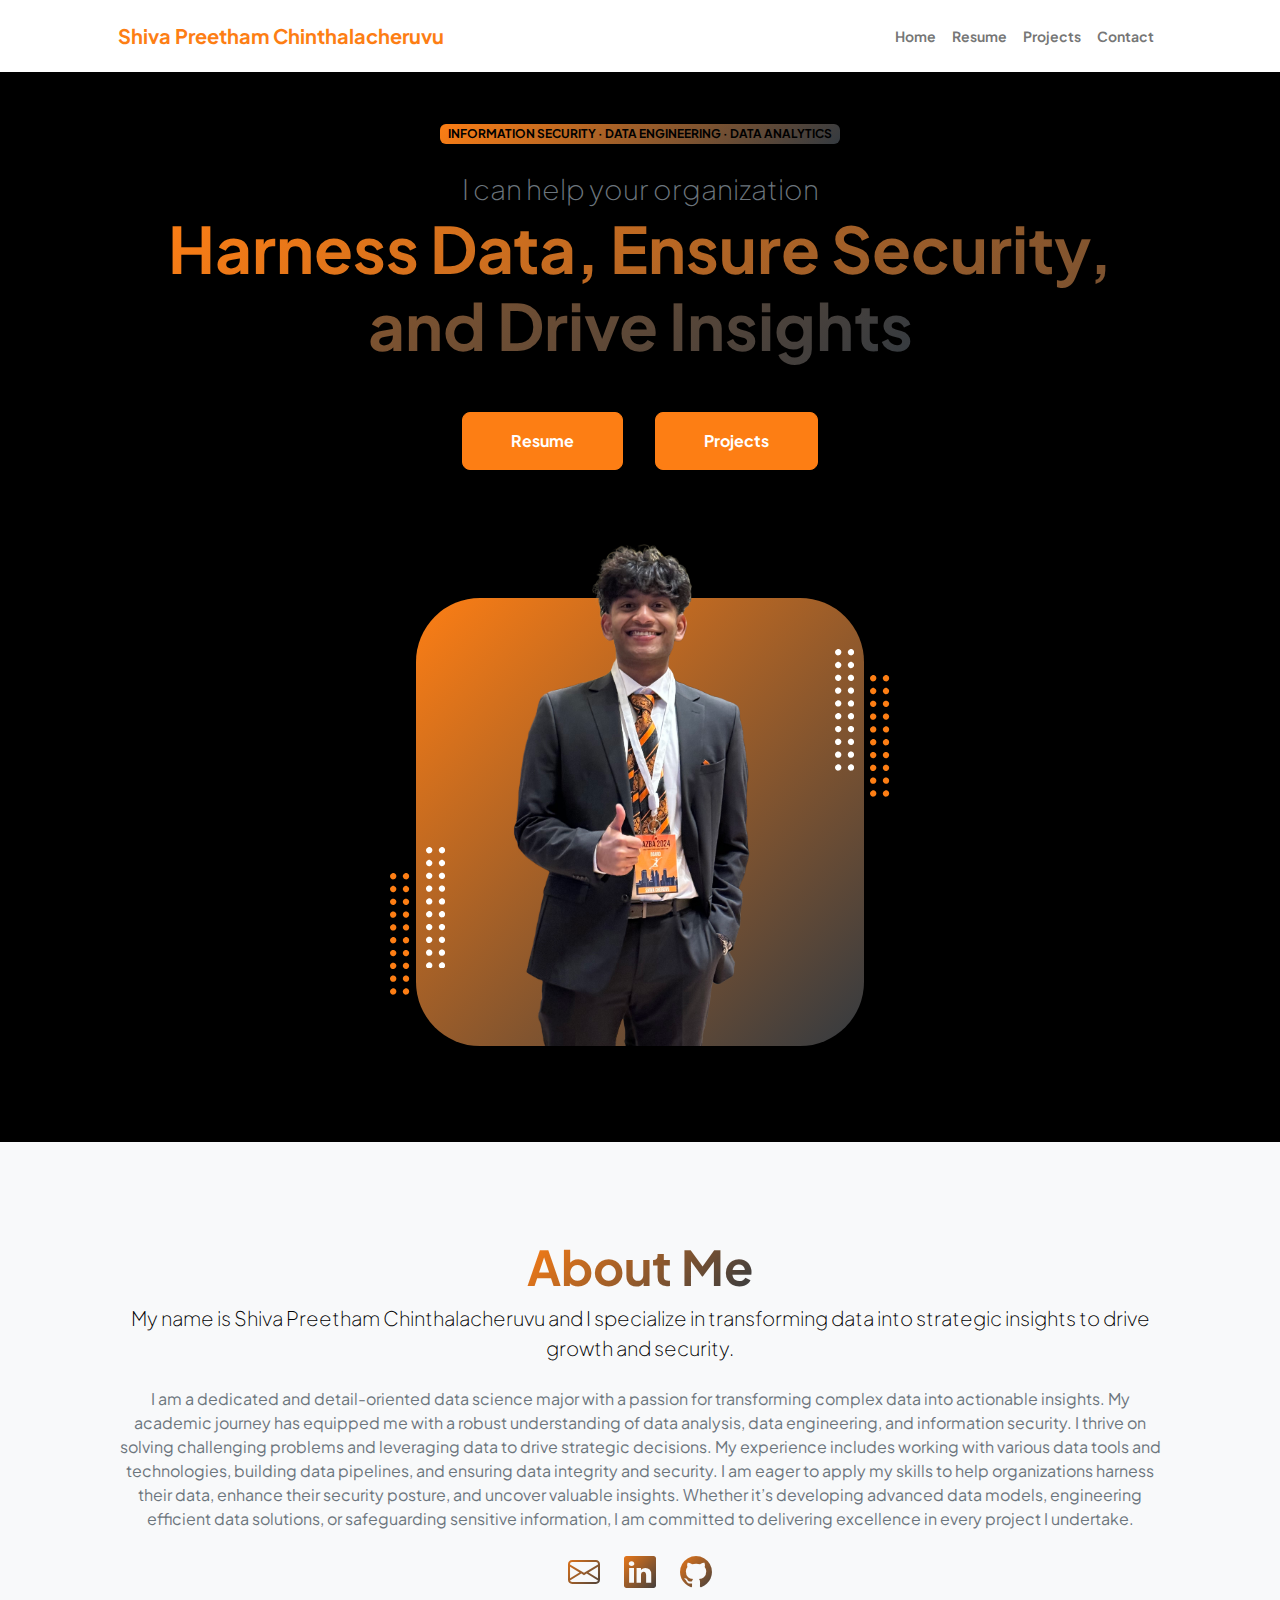
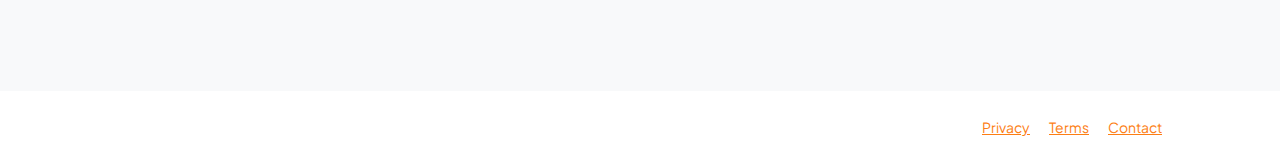
<file: index.html>
<!DOCTYPE html>
<html lang="en">
    <head>
        <meta charset="utf-8" />
        <meta name="viewport" content="width=device-width, initial-scale=1, shrink-to-fit=no" />
        <meta name="description" content="" />
        <meta name="author" content="" />
        <title>Personal - Shiva Preetham Chinthalacheruvu's Portfolio</title>
        <!-- Favicon-->
        <link rel="icon" type="image/x-icon" href="assets/favicon.ico" />
        <!-- Custom Google font-->
        <link rel="preconnect" href="https://fonts.googleapis.com" />
        <link rel="preconnect" href="https://fonts.gstatic.com" crossorigin />
        <link href="https://fonts.googleapis.com/css2?family=Plus+Jakarta+Sans:wght@100;200;300;400;500;600;700;800;900&amp;display=swap" rel="stylesheet" />
        <!-- Bootstrap icons-->
        <link href="https://cdn.jsdelivr.net/npm/bootstrap-icons@1.8.1/font/bootstrap-icons.css" rel="stylesheet" />
        <!-- Core theme CSS (includes Bootstrap)-->
        <link href="css/styles.css" rel="stylesheet" />
    </head>
    <body class="d-flex flex-column h-100">
        <main class="flex-shrink-0">
            <!-- Navigation-->
            <nav class="navbar navbar-expand-lg navbar-light bg-white py-3">
                <div class="container px-5">
                    <a class="navbar-brand" href="index.html"><span class="fw-bolder text-primary">Shiva Preetham Chinthalacheruvu</span></a>
                    <button class="navbar-toggler" type="button" data-bs-toggle="collapse" data-bs-target="#navbarSupportedContent" aria-controls="navbarSupportedContent" aria-expanded="false" aria-label="Toggle navigation"><span class="navbar-toggler-icon"></span></button>
                    <div class="collapse navbar-collapse" id="navbarSupportedContent">
                        <ul class="navbar-nav ms-auto mb-2 mb-lg-0 small fw-bolder">
                            <li class="nav-item"><a class="nav-link" href="index.html">Home</a></li>
                            <li class="nav-item"><a class="nav-link" href="resume.html">Resume</a></li>
                            <li class="nav-item"><a class="nav-link" href="projects.html">Projects</a></li>
                            <li class="nav-item"><a class="nav-link" href="contact.html">Contact</a></li>
                        </ul>
                    </div>
                </div>
            </nav>
            <!-- Header-->
            <header class="py-5">
                <div class="container px-5 pb-5">
                    <div class="row gx-5 align-items-center">
                        <div class="col-xxl-5">
                            <!-- Header text content-->
                            <div class="text-center text-xxl-start">
                                <div class="badge bg-gradient-primary-to-secondary text-dark mb-4"><div class="text-uppercase">Information Security &middot; Data Engineering &middot; Data Analytics</div></div>
                                <div class="fs-3 fw-light text-muted">I can help your organization</div>
                                <h1 class="display-3 fw-bolder mb-5"><span class="text-gradient d-inline">Harness Data, Ensure Security, and Drive Insights</span></h1>
                                <div class="d-grid gap-3 d-sm-flex justify-content-sm-center justify-content-xxl-start mb-3">
                                    <a class="btn btn-primary btn-lg px-5 py-3 me-sm-3 fs-6 fw-bolder" href="resume.html">Resume</a>
                                    <a class="btn btn-primary btn-lg px-5 py-3 fs-6 fw-bolder" href="projects.html">Projects</a>
                                </div>
                            </div>
                        </div>
                        <div class="col-xxl-7">
                            <!-- Header profile picture-->
                            <div class="d-flex justify-content-center mt-5 mt-xxl-0">
                                <div class="profile bg-gradient-primary-to-secondary">
                                    <!-- TIP: For best results, use a photo with a transparent background like the demo example below-->
                                    <!-- Watch a tutorial on how to do this on YouTube (link)-->
                                    <img class="profile-img" src="assets/file.png" alt="..." />
                                    <div class="dots-1">
                                        <!-- SVG Dots-->
                                        <svg version="1.1" xmlns="http://www.w3.org/2000/svg" xmlns:xlink="http://www.w3.org/1999/xlink" x="0px" y="0px" viewBox="0 0 191.6 1215.4" style="enable-background: new 0 0 191.6 1215.4" xml:space="preserve">
                                            <g transform="translate(0.000000,1280.000000) scale(0.100000,-0.100000)">
                                                <path d="M227.7,12788.6c-105-35-200-141-222-248c-43-206,163-412,369-369c155,32,275,190,260,339c-11,105-90,213-190,262        C383.7,12801.6,289.7,12808.6,227.7,12788.6z"></path>
                                                <path d="M1507.7,12788.6c-151-50-253-216-222-362c25-119,136-230,254-255c194-41,395,142,375,339c-11,105-90,213-190,262        C1663.7,12801.6,1569.7,12808.6,1507.7,12788.6z"></path>
                                                <path d="M227.7,11508.6c-105-35-200-141-222-248c-43-206,163-412,369-369c155,32,275,190,260,339c-11,105-90,213-190,262        C383.7,11521.6,289.7,11528.6,227.7,11508.6z"></path>
                                                <path d="M1507.7,11508.6c-151-50-253-216-222-362c25-119,136-230,254-255c194-41,395,142,375,339c-11,105-90,213-190,262        C1663.7,11521.6,1569.7,11528.6,1507.7,11508.6z"></path>
                                                <path d="M227.7,10228.6c-105-35-200-141-222-248c-43-206,163-412,369-369c155,32,275,190,260,339c-11,105-90,213-190,262        C383.7,10241.6,289.7,10248.6,227.7,10228.6z"></path>
                                                <path d="M1507.7,10228.6c-105-35-200-141-222-248c-43-206,163-412,369-369c155,32,275,190,260,339c-11,105-90,213-190,262        C1663.7,10241.6,1569.7,10248.6,1507.7,10228.6z"></path>
                                                <path d="M227.7,8948.6c-105-35-200-141-222-248c-43-206,163-412,369-369c155,32,275,190,260,339c-11,105-90,213-190,262        C383.7,8961.6,289.7,8968.6,227.7,8948.6z"></path>
                                                <path d="M1507.7,8948.6c-105-35-200-141-222-248c-43-206,163-412,369-369c155,32,275,190,260,339c-11,105-90,213-190,262        C1663.7,8961.6,1569.7,8968.6,1507.7,8948.6z"></path>
                                                <path d="M227.7,7668.6c-105-35-200-141-222-248c-43-206,163-412,369-369c155,32,275,190,260,339c-11,105-90,213-190,262        C383.7,7681.6,289.7,7688.6,227.7,7668.6z"></path>
                                                <path d="M1507.7,7668.6c-105-35-200-141-222-248c-43-206,163-412,369-369c155,32,275,190,260,339c-11,105-90,213-190,262        C1663.7,7681.6,1569.7,7688.6,1507.7,7668.6z"></path>
                                                <path d="M227.7,6388.6c-105-35-200-141-222-248c-43-206,163-412,369-369c155,32,275,190,260,339c-11,105-90,213-190,262        C383.7,6401.6,289.7,6408.6,227.7,6388.6z"></path>
                                                <path d="M1507.7,6388.6c-105-35-200-141-222-248c-43-206,163-412,369-369c155,32,275,190,260,339c-11,105-90,213-190,262        C1663.7,6401.6,1569.7,6408.6,1507.7,6388.6z"></path>
                                                <path d="M227.7,5108.6c-105-35-200-141-222-248c-43-206,163-412,369-369c155,32,275,190,260,339c-11,105-90,213-190,262        C383.7,5121.6,289.7,5128.6,227.7,5108.6z"></path>
                                                <path d="M1507.7,5108.6c-105-35-200-141-222-248c-43-206,163-412,369-369c155,32,275,190,260,339c-11,105-90,213-190,262        C1663.7,5121.6,1569.7,5128.6,1507.7,5108.6z"></path>
                                                <path d="M227.7,3828.6c-105-35-200-141-222-248c-43-206,163-412,369-369c155,32,275,190,260,339c-11,105-90,213-190,262        C383.7,3841.6,289.7,3848.6,227.7,3828.6z"></path>
                                                <path d="M1507.7,3828.6c-105-35-200-141-222-248c-43-206,163-412,369-369c155,32,275,190,260,339c-11,105-90,213-190,262        C1663.7,3841.6,1569.7,3848.6,1507.7,3828.6z"></path>
                                                <path d="M227.7,2548.6c-105-35-200-141-222-248c-43-206,163-412,369-369c155,32,275,190,260,339c-11,105-90,213-190,262        C383.7,2561.6,289.7,2568.6,227.7,2548.6z"></path>
                                                <path d="M1507.7,2548.6c-105-35-200-141-222-248c-43-206,163-412,369-369c155,32,275,190,260,339c-11,105-90,213-190,262        C1663.7,2561.6,1569.7,2568.6,1507.7,2548.6z"></path>
                                                <path d="M227.7,1268.6c-105-35-200-141-222-248c-43-206,163-412,369-369c155,32,275,190,260,339c-11,105-90,213-190,262        C383.7,1281.6,289.7,1288.6,227.7,1268.6z"></path>
                                                <path d="M1507.7,1268.6c-105-35-200-141-222-248c-43-206,163-412,369-369c155,32,275,190,260,339c-11,105-90,213-190,262        C1663.7,1281.6,1569.7,1288.6,1507.7,1268.6z"></path>
                                            </g>
                                        </svg>
                                        <!-- END of SVG dots-->
                                    </div>
                                    <div class="dots-2">
                                        <!-- SVG Dots-->
                                        <svg version="1.1" xmlns="http://www.w3.org/2000/svg" xmlns:xlink="http://www.w3.org/1999/xlink" x="0px" y="0px" viewBox="0 0 191.6 1215.4" style="enable-background: new 0 0 191.6 1215.4" xml:space="preserve">
                                            <g transform="translate(0.000000,1280.000000) scale(0.100000,-0.100000)">
                                                <path d="M227.7,12788.6c-105-35-200-141-222-248c-43-206,163-412,369-369c155,32,275,190,260,339c-11,105-90,213-190,262        C383.7,12801.6,289.7,12808.6,227.7,12788.6z"></path>
                                                <path d="M1507.7,12788.6c-151-50-253-216-222-362c25-119,136-230,254-255c194-41,395,142,375,339c-11,105-90,213-190,262        C1663.7,12801.6,1569.7,12808.6,1507.7,12788.6z"></path>
                                                <path d="M227.7,11508.6c-105-35-200-141-222-248c-43-206,163-412,369-369c155,32,275,190,260,339c-11,105-90,213-190,262        C383.7,11521.6,289.7,11528.6,227.7,11508.6z"></path>
                                                <path d="M1507.7,11508.6c-151-50-253-216-222-362c25-119,136-230,254-255c194-41,395,142,375,339c-11,105-90,213-190,262        C1663.7,11521.6,1569.7,11528.6,1507.7,11508.6z"></path>
                                                <path d="M227.7,10228.6c-105-35-200-141-222-248c-43-206,163-412,369-369c155,32,275,190,260,339c-11,105-90,213-190,262        C383.7,10241.6,289.7,10248.6,227.7,10228.6z"></path>
                                                <path d="M1507.7,10228.6c-105-35-200-141-222-248c-43-206,163-412,369-369c155,32,275,190,260,339c-11,105-90,213-190,262        C1663.7,10241.6,1569.7,10248.6,1507.7,10228.6z"></path>
                                                <path d="M227.7,8948.6c-105-35-200-141-222-248c-43-206,163-412,369-369c155,32,275,190,260,339c-11,105-90,213-190,262        C383.7,8961.6,289.7,8968.6,227.7,8948.6z"></path>
                                                <path d="M1507.7,8948.6c-105-35-200-141-222-248c-43-206,163-412,369-369c155,32,275,190,260,339c-11,105-90,213-190,262        C1663.7,8961.6,1569.7,8968.6,1507.7,8948.6z"></path>
                                                <path d="M227.7,7668.6c-105-35-200-141-222-248c-43-206,163-412,369-369c155,32,275,190,260,339c-11,105-90,213-190,262        C383.7,7681.6,289.7,7688.6,227.7,7668.6z"></path>
                                                <path d="M1507.7,7668.6c-105-35-200-141-222-248c-43-206,163-412,369-369c155,32,275,190,260,339c-11,105-90,213-190,262        C1663.7,7681.6,1569.7,7688.6,1507.7,7668.6z"></path>
                                                <path d="M227.7,6388.6c-105-35-200-141-222-248c-43-206,163-412,369-369c155,32,275,190,260,339c-11,105-90,213-190,262        C383.7,6401.6,289.7,6408.6,227.7,6388.6z"></path>
                                                <path d="M1507.7,6388.6c-105-35-200-141-222-248c-43-206,163-412,369-369c155,32,275,190,260,339c-11,105-90,213-190,262        C1663.7,6401.6,1569.7,6408.6,1507.7,6388.6z"></path>
                                                <path d="M227.7,5108.6c-105-35-200-141-222-248c-43-206,163-412,369-369c155,32,275,190,260,339c-11,105-90,213-190,262        C383.7,5121.6,289.7,5128.6,227.7,5108.6z"></path>
                                                <path d="M1507.7,5108.6c-105-35-200-141-222-248c-43-206,163-412,369-369c155,32,275,190,260,339c-11,105-90,213-190,262        C1663.7,5121.6,1569.7,5128.6,1507.7,5108.6z"></path>
                                                <path d="M227.7,3828.6c-105-35-200-141-222-248c-43-206,163-412,369-369c155,32,275,190,260,339c-11,105-90,213-190,262        C383.7,3841.6,289.7,3848.6,227.7,3828.6z"></path>
                                                <path d="M1507.7,3828.6c-105-35-200-141-222-248c-43-206,163-412,369-369c155,32,275,190,260,339c-11,105-90,213-190,262        C1663.7,3841.6,1569.7,3848.6,1507.7,3828.6z"></path>
                                                <path d="M227.7,2548.6c-105-35-200-141-222-248c-43-206,163-412,369-369c155,32,275,190,260,339c-11,105-90,213-190,262        C383.7,2561.6,289.7,2568.6,227.7,2548.6z"></path>
                                                <path d="M1507.7,2548.6c-105-35-200-141-222-248c-43-206,163-412,369-369c155,32,275,190,260,339c-11,105-90,213-190,262        C1663.7,2561.6,1569.7,2568.6,1507.7,2548.6z"></path>
                                                <path d="M227.7,1268.6c-105-35-200-141-222-248c-43-206,163-412,369-369c155,32,275,190,260,339c-11,105-90,213-190,262        C383.7,1281.6,289.7,1288.6,227.7,1268.6z"></path>
                                                <path d="M1507.7,1268.6c-105-35-200-141-222-248c-43-206,163-412,369-369c155,32,275,190,260,339c-11,105-90,213-190,262        C1663.7,1281.6,1569.7,1288.6,1507.7,1268.6z"></path>
                                            </g>
                                        </svg>
                                        <!-- END of SVG dots-->
                                    </div>
                                    <div class="dots-3">
                                        <!-- SVG Dots-->
                                        <svg version="1.1" xmlns="http://www.w3.org/2000/svg" xmlns:xlink="http://www.w3.org/1999/xlink" x="0px" y="0px" viewBox="0 0 191.6 1215.4" style="enable-background: new 0 0 191.6 1215.4" xml:space="preserve">
                                            <g transform="translate(0.000000,1280.000000) scale(0.100000,-0.100000)">
                                                <path d="M227.7,12788.6c-105-35-200-141-222-248c-43-206,163-412,369-369c155,32,275,190,260,339c-11,105-90,213-190,262        C383.7,12801.6,289.7,12808.6,227.7,12788.6z"></path>
                                                <path d="M1507.7,12788.6c-151-50-253-216-222-362c25-119,136-230,254-255c194-41,395,142,375,339c-11,105-90,213-190,262        C1663.7,12801.6,1569.7,12808.6,1507.7,12788.6z"></path>
                                                <path d="M227.7,11508.6c-105-35-200-141-222-248c-43-206,163-412,369-369c155,32,275,190,260,339c-11,105-90,213-190,262        C383.7,11521.6,289.7,11528.6,227.7,11508.6z"></path>
                                                <path d="M1507.7,11508.6c-151-50-253-216-222-362c25-119,136-230,254-255c194-41,395,142,375,339c-11,105-90,213-190,262        C1663.7,11521.6,1569.7,11528.6,1507.7,11508.6z"></path>
                                                <path d="M227.7,10228.6c-105-35-200-141-222-248c-43-206,163-412,369-369c155,32,275,190,260,339c-11,105-90,213-190,262        C383.7,10241.6,289.7,10248.6,227.7,10228.6z"></path>
                                                <path d="M1507.7,10228.6c-105-35-200-141-222-248c-43-206,163-412,369-369c155,32,275,190,260,339c-11,105-90,213-190,262        C1663.7,10241.6,1569.7,10248.6,1507.7,10228.6z"></path>
                                                <path d="M227.7,8948.6c-105-35-200-141-222-248c-43-206,163-412,369-369c155,32,275,190,260,339c-11,105-90,213-190,262        C383.7,8961.6,289.7,8968.6,227.7,8948.6z"></path>
                                                <path d="M1507.7,8948.6c-105-35-200-141-222-248c-43-206,163-412,369-369c155,32,275,190,260,339c-11,105-90,213-190,262        C1663.7,8961.6,1569.7,8968.6,1507.7,8948.6z"></path>
                                                <path d="M227.7,7668.6c-105-35-200-141-222-248c-43-206,163-412,369-369c155,32,275,190,260,339c-11,105-90,213-190,262        C383.7,7681.6,289.7,7688.6,227.7,7668.6z"></path>
                                                <path d="M1507.7,7668.6c-105-35-200-141-222-248c-43-206,163-412,369-369c155,32,275,190,260,339c-11,105-90,213-190,262        C1663.7,7681.6,1569.7,7688.6,1507.7,7668.6z"></path>
                                                <path d="M227.7,6388.6c-105-35-200-141-222-248c-43-206,163-412,369-369c155,32,275,190,260,339c-11,105-90,213-190,262        C383.7,6401.6,289.7,6408.6,227.7,6388.6z"></path>
                                                <path d="M1507.7,6388.6c-105-35-200-141-222-248c-43-206,163-412,369-369c155,32,275,190,260,339c-11,105-90,213-190,262        C1663.7,6401.6,1569.7,6408.6,1507.7,6388.6z"></path>
                                                <path d="M227.7,5108.6c-105-35-200-141-222-248c-43-206,163-412,369-369c155,32,275,190,260,339c-11,105-90,213-190,262        C383.7,5121.6,289.7,5128.6,227.7,5108.6z"></path>
                                                <path d="M1507.7,5108.6c-105-35-200-141-222-248c-43-206,163-412,369-369c155,32,275,190,260,339c-11,105-90,213-190,262        C1663.7,5121.6,1569.7,5128.6,1507.7,5108.6z"></path>
                                                <path d="M227.7,3828.6c-105-35-200-141-222-248c-43-206,163-412,369-369c155,32,275,190,260,339c-11,105-90,213-190,262        C383.7,3841.6,289.7,3848.6,227.7,3828.6z"></path>
                                                <path d="M1507.7,3828.6c-105-35-200-141-222-248c-43-206,163-412,369-369c155,32,275,190,260,339c-11,105-90,213-190,262        C1663.7,3841.6,1569.7,3848.6,1507.7,3828.6z"></path>
                                                <path d="M227.7,2548.6c-105-35-200-141-222-248c-43-206,163-412,369-369c155,32,275,190,260,339c-11,105-90,213-190,262        C383.7,2561.6,289.7,2568.6,227.7,2548.6z"></path>
                                                <path d="M1507.7,2548.6c-105-35-200-141-222-248c-43-206,163-412,369-369c155,32,275,190,260,339c-11,105-90,213-190,262        C1663.7,2561.6,1569.7,2568.6,1507.7,2548.6z"></path>
                                                <path d="M227.7,1268.6c-105-35-200-141-222-248c-43-206,163-412,369-369c155,32,275,190,260,339c-11,105-90,213-190,262        C383.7,1281.6,289.7,1288.6,227.7,1268.6z"></path>
                                                <path d="M1507.7,1268.6c-105-35-200-141-222-248c-43-206,163-412,369-369c155,32,275,190,260,339c-11,105-90,213-190,262        C1663.7,1281.6,1569.7,1288.6,1507.7,1268.6z"></path>
                                            </g>
                                        </svg>
                                        <!-- END of SVG dots-->
                                    </div>
                                    <div class="dots-4">
                                        <!-- SVG Dots-->
                                        <svg version="1.1" xmlns="http://www.w3.org/2000/svg" xmlns:xlink="http://www.w3.org/1999/xlink" x="0px" y="0px" viewBox="0 0 191.6 1215.4" style="enable-background: new 0 0 191.6 1215.4" xml:space="preserve">
                                            <g transform="translate(0.000000,1280.000000) scale(0.100000,-0.100000)">
                                                <path d="M227.7,12788.6c-105-35-200-141-222-248c-43-206,163-412,369-369c155,32,275,190,260,339c-11,105-90,213-190,262        C383.7,12801.6,289.7,12808.6,227.7,12788.6z"></path>
                                                <path d="M1507.7,12788.6c-151-50-253-216-222-362c25-119,136-230,254-255c194-41,395,142,375,339c-11,105-90,213-190,262        C1663.7,12801.6,1569.7,12808.6,1507.7,12788.6z"></path>
                                                <path d="M227.7,11508.6c-105-35-200-141-222-248c-43-206,163-412,369-369c155,32,275,190,260,339c-11,105-90,213-190,262        C383.7,11521.6,289.7,11528.6,227.7,11508.6z"></path>
                                                <path d="M1507.7,11508.6c-151-50-253-216-222-362c25-119,136-230,254-255c194-41,395,142,375,339c-11,105-90,213-190,262        C1663.7,11521.6,1569.7,11528.6,1507.7,11508.6z"></path>
                                                <path d="M227.7,10228.6c-105-35-200-141-222-248c-43-206,163-412,369-369c155,32,275,190,260,339c-11,105-90,213-190,262        C383.7,10241.6,289.7,10248.6,227.7,10228.6z"></path>
                                                <path d="M1507.7,10228.6c-105-35-200-141-222-248c-43-206,163-412,369-369c155,32,275,190,260,339c-11,105-90,213-190,262        C1663.7,10241.6,1569.7,10248.6,1507.7,10228.6z"></path>
                                                <path d="M227.7,8948.6c-105-35-200-141-222-248c-43-206,163-412,369-369c155,32,275,190,260,339c-11,105-90,213-190,262        C383.7,8961.6,289.7,8968.6,227.7,8948.6z"></path>
                                                <path d="M1507.7,8948.6c-105-35-200-141-222-248c-43-206,163-412,369-369c155,32,275,190,260,339c-11,105-90,213-190,262        C1663.7,8961.6,1569.7,8968.6,1507.7,8948.6z"></path>
                                                <path d="M227.7,7668.6c-105-35-200-141-222-248c-43-206,163-412,369-369c155,32,275,190,260,339c-11,105-90,213-190,262        C383.7,7681.6,289.7,7688.6,227.7,7668.6z"></path>
                                                <path d="M1507.7,7668.6c-105-35-200-141-222-248c-43-206,163-412,369-369c155,32,275,190,260,339c-11,105-90,213-190,262        C1663.7,7681.6,1569.7,7688.6,1507.7,7668.6z"></path>
                                                <path d="M227.7,6388.6c-105-35-200-141-222-248c-43-206,163-412,369-369c155,32,275,190,260,339c-11,105-90,213-190,262        C383.7,6401.6,289.7,6408.6,227.7,6388.6z"></path>
                                                <path d="M1507.7,6388.6c-105-35-200-141-222-248c-43-206,163-412,369-369c155,32,275,190,260,339c-11,105-90,213-190,262        C1663.7,6401.6,1569.7,6408.6,1507.7,6388.6z"></path>
                                                <path d="M227.7,5108.6c-105-35-200-141-222-248c-43-206,163-412,369-369c155,32,275,190,260,339c-11,105-90,213-190,262        C383.7,5121.6,289.7,5128.6,227.7,5108.6z"></path>
                                                <path d="M1507.7,5108.6c-105-35-200-141-222-248c-43-206,163-412,369-369c155,32,275,190,260,339c-11,105-90,213-190,262        C1663.7,5121.6,1569.7,5128.6,1507.7,5108.6z"></path>
                                                <path d="M227.7,3828.6c-105-35-200-141-222-248c-43-206,163-412,369-369c155,32,275,190,260,339c-11,105-90,213-190,262        C383.7,3841.6,289.7,3848.6,227.7,3828.6z"></path>
                                                <path d="M1507.7,3828.6c-105-35-200-141-222-248c-43-206,163-412,369-369c155,32,275,190,260,339c-11,105-90,213-190,262        C1663.7,3841.6,1569.7,3848.6,1507.7,3828.6z"></path>
                                                <path d="M227.7,2548.6c-105-35-200-141-222-248c-43-206,163-412,369-369c155,32,275,190,260,339c-11,105-90,213-190,262        C383.7,2561.6,289.7,2568.6,227.7,2548.6z"></path>
                                                <path d="M1507.7,2548.6c-105-35-200-141-222-248c-43-206,163-412,369-369c155,32,275,190,260,339c-11,105-90,213-190,262        C1663.7,2561.6,1569.7,2568.6,1507.7,2548.6z"></path>
                                                <path d="M227.7,1268.6c-105-35-200-141-222-248c-43-206,163-412,369-369c155,32,275,190,260,339c-11,105-90,213-190,262        C383.7,1281.6,289.7,1288.6,227.7,1268.6z"></path>
                                                <path d="M1507.7,1268.6c-105-35-200-141-222-248c-43-206,163-412,369-369c155,32,275,190,260,339c-11,105-90,213-190,262        C1663.7,1281.6,1569.7,1288.6,1507.7,1268.6z"></path>
                                            </g>
                                        </svg>
                                        <!-- END of SVG dots-->
                                    </div>
                                </div>
                            </div>
                        </div>
                    </div>
                </div>
            </header>
            <!-- About Section-->
            <section class="bg-light py-5">
                <div class="container px-5">
                    <div class="row gx-5 justify-content-center">
                        <div class="col-xxl-8">
                            <div class="text-center my-5">
                                <h2 class="display-5 fw-bolder"><span class="text-gradient d-inline">About Me</span></h2>
                                <p class="lead text-dark fw-light mb-4">My name is Shiva Preetham Chinthalacheruvu and I specialize in transforming data into strategic insights to drive growth and security.</p>
                                <p class="text-muted">I am a dedicated and detail-oriented data science major with a passion for transforming complex data into actionable insights. My academic journey has equipped me with a robust understanding of data analysis, data engineering, and information security. I thrive on solving challenging problems and leveraging data to drive strategic decisions. My experience includes working with various data tools and technologies, building data pipelines, and ensuring data integrity and security. I am eager to apply my skills to help organizations harness their data, enhance their security posture, and uncover valuable insights. Whether it’s developing advanced data models, engineering efficient data solutions, or safeguarding sensitive information, I am committed to delivering excellence in every project I undertake.</p>
                                <div class="d-flex justify-content-center fs-2 gap-4">
                                    <a class="text-gradient" href="https://dot.cards/shivacheruvu"><i class="bi bi-envelope"></i></a>
                                    <a class="text-gradient" href="https://www.linkedin.com/in/shivacheruvu/"><i class="bi bi-linkedin"></i></a>
                                    <a class="text-gradient" href="https://github.com/shivacheruvu/"><i class="bi bi-github"></i></a>
                                </div>
                            </div>
                        </div>
                    </div>
                </div>
            </section>
        </main>
        <!-- Footer-->
        <footer class="bg-white py-4 mt-auto">
            <div class="container px-5">
                <div class="row align-items-center justify-content-between flex-column flex-sm-row">
                    <div class="col-auto"><div class="small m-0">Copyright &copy; Your Website 2023</div></div>
                    <div class="col-auto">
                        <a class="small" href="#!">Privacy</a>
                        <span class="mx-1">&middot;</span>
                        <a class="small" href="#!">Terms</a>
                        <span class="mx-1">&middot;</span>
                        <a class="small" href="#!">Contact</a>
                    </div>
                </div>
            </div>
        </footer>
        <!-- Bootstrap core JS-->
        <script src="https://cdn.jsdelivr.net/npm/bootstrap@5.2.3/dist/js/bootstrap.bundle.min.js"></script>
        <!-- Core theme JS-->
        <script src="js/scripts.js"></script>
    </body>
</html>
</file>
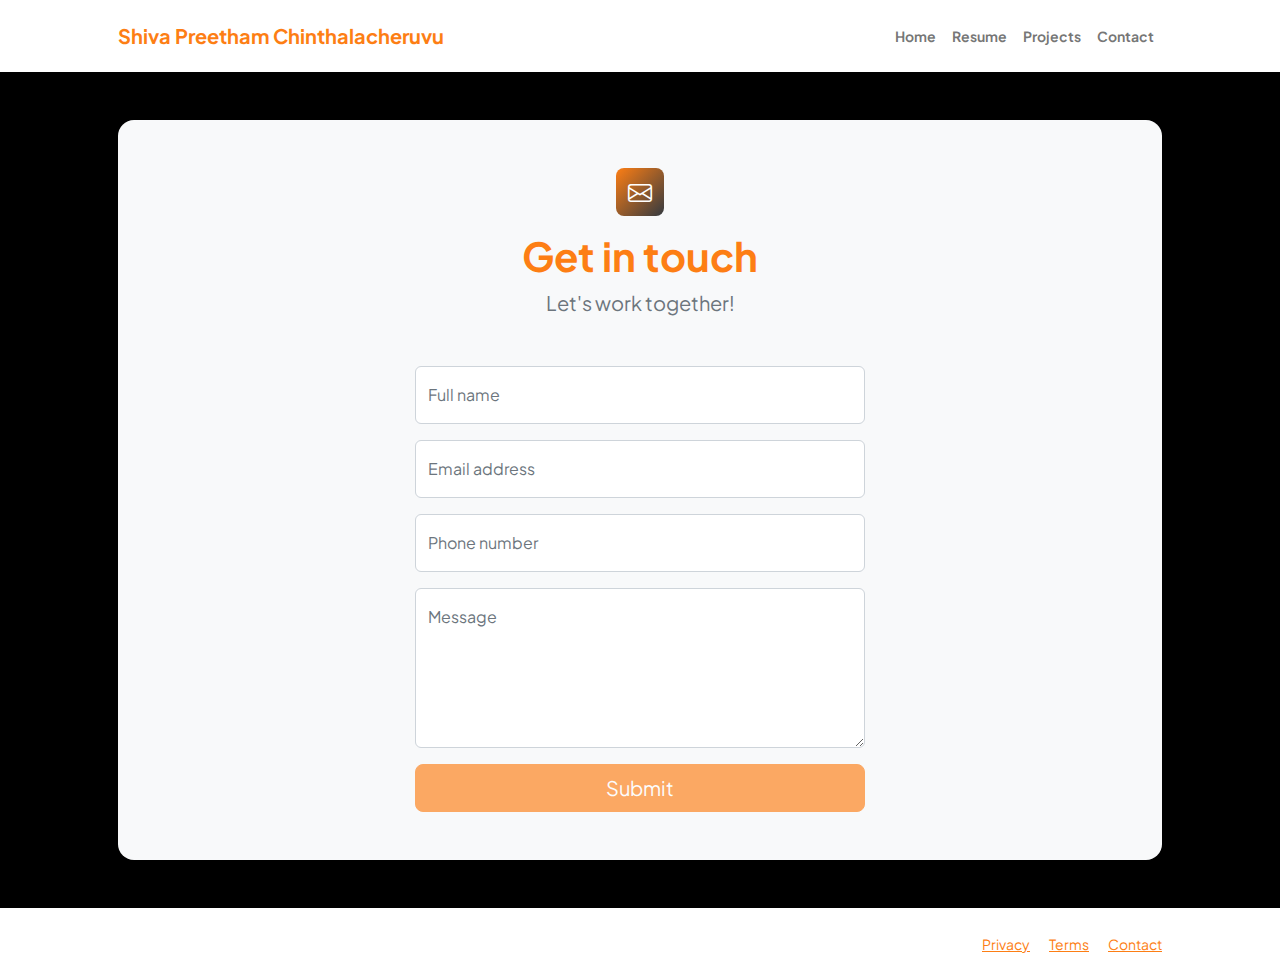
<file: contact.html>
<!DOCTYPE html>
<html lang="en">
    <head>
        <meta charset="utf-8" />
        <meta name="viewport" content="width=device-width, initial-scale=1, shrink-to-fit=no" />
        <meta name="description" content />
        <meta name="author" content />
        <title>Contact</title>
        <!-- Favicon-->
        <link rel="icon" type="image/x-icon" href="assets/favicon.ico" />
        <!-- Custom Google font-->
        <link rel="preconnect" href="https://fonts.googleapis.com" />
        <link rel="preconnect" href="https://fonts.gstatic.com" crossorigin />
        <link href="https://fonts.googleapis.com/css2?family=Plus+Jakarta+Sans:wght@100;200;300;400;500;600;700;800;900&amp;display=swap" rel="stylesheet" />
        <!-- Bootstrap icons-->
        <link href="https://cdn.jsdelivr.net/npm/bootstrap-icons@1.8.1/font/bootstrap-icons.css" rel="stylesheet" />
        <!-- Core theme CSS (includes Bootstrap)-->
        <link href="css/styles.css" rel="stylesheet" />
    </head>
    <body class="d-flex flex-column">
        <main class="flex-shrink-0">
            <!-- Navigation-->
            <nav class="navbar navbar-expand-lg navbar-light bg-white py-3">
                <div class="container px-5">
                    <a class="navbar-brand" href="index.html"><span class="fw-bolder text-primary">Shiva Preetham Chinthalacheruvu</span></a>
                    <button class="navbar-toggler" type="button" data-bs-toggle="collapse" data-bs-target="#navbarSupportedContent" aria-controls="navbarSupportedContent" aria-expanded="false" aria-label="Toggle navigation"><span class="navbar-toggler-icon"></span></button>
                    <div class="collapse navbar-collapse" id="navbarSupportedContent">
                        <ul class="navbar-nav ms-auto mb-2 mb-lg-0 small fw-bolder">
                            <li class="nav-item"><a class="nav-link" href="index.html">Home</a></li>
                            <li class="nav-item"><a class="nav-link" href="resume.html">Resume</a></li>
                            <li class="nav-item"><a class="nav-link" href="projects.html">Projects</a></li>
                            <li class="nav-item"><a class="nav-link" href="contact.html">Contact</a></li>
                        </ul>
                    </div>
                </div>
            </nav>
            <!-- Page content-->
            <section class="py-5">
                <div class="container px-5">
                    <!-- Contact form-->
                    <div class="bg-light rounded-4 py-5 px-4 px-md-5">
                        <div class="text-center mb-5">
                            <div class="feature bg-primary bg-gradient-primary-to-secondary text-white rounded-3 mb-3"><i class="bi bi-envelope"></i></div>
                            <h1 class="fw-bolder">Get in touch</h1>
                            <p class="lead fw-normal text-muted mb-0">Let's work together!</p>
                        </div>
                        <div class="row gx-5 justify-content-center">
                            <div class="col-lg-8 col-xl-6">
                                <!-- * * * * * * * * * * * * * * *-->
                                <!-- * * SB Forms Contact Form * *-->
                                <!-- * * * * * * * * * * * * * * *-->
                                <!-- This form is pre-integrated with SB Forms.-->
                                <!-- To make this form functional, sign up at-->
                                <!-- https://startbootstrap.com/solution/contact-forms-->
                                <!-- to get an API token!-->
                                <form id="contactForm" data-sb-form-api-token="API_TOKEN">
                                    <!-- Name input-->
                                    <div class="form-floating mb-3">
                                        <input class="form-control" id="name" type="text" placeholder="Enter your name..." data-sb-validations="required" />
                                        <label for="name">Full name</label>
                                        <div class="invalid-feedback" data-sb-feedback="name:required">A name is required.</div>
                                    </div>
                                    <!-- Email address input-->
                                    <div class="form-floating mb-3">
                                        <input class="form-control" id="email" type="email" placeholder="name@example.com" data-sb-validations="required,email" />
                                        <label for="email">Email address</label>
                                        <div class="invalid-feedback" data-sb-feedback="email:required">An email is required.</div>
                                        <div class="invalid-feedback" data-sb-feedback="email:email">Email is not valid.</div>
                                    </div>
                                    <!-- Phone number input-->
                                    <div class="form-floating mb-3">
                                        <input class="form-control" id="phone" type="tel" placeholder="(123) 456-7890" data-sb-validations="required" />
                                        <label for="phone">Phone number</label>
                                        <div class="invalid-feedback" data-sb-feedback="phone:required">A phone number is required.</div>
                                    </div>
                                    <!-- Message input-->
                                    <div class="form-floating mb-3">
                                        <textarea class="form-control" id="message" type="text" placeholder="Enter your message here..." style="height: 10rem" data-sb-validations="required"></textarea>
                                        <label for="message">Message</label>
                                        <div class="invalid-feedback" data-sb-feedback="message:required">A message is required.</div>
                                    </div>
                                    <!-- Submit success message-->
                                    <!---->
                                    <!-- This is what your users will see when the form-->
                                    <!-- has successfully submitted-->
                                    <div class="d-none" id="submitSuccessMessage">
                                        <div class="text-center mb-3">
                                            <div class="fw-bolder">Form submission successful!</div>
                                            To activate this form, sign up at
                                            <br />
                                            <a href="https://startbootstrap.com/solution/contact-forms">https://startbootstrap.com/solution/contact-forms</a>
                                        </div>
                                    </div>
                                    <!-- Submit error message-->
                                    <!---->
                                    <!-- This is what your users will see when there is-->
                                    <!-- an error submitting the form-->
                                    <div class="d-none" id="submitErrorMessage"><div class="text-center text-danger mb-3">Error sending message!</div></div>
                                    <!-- Submit Button-->
                                    <div class="d-grid"><button class="btn btn-primary btn-lg disabled" id="submitButton" type="submit">Submit</button></div>
                                </form>
                            </div>
                        </div>
                    </div>
                </div>
            </section>
        </main>
        <!-- Footer-->
        <footer class="bg-white py-4 mt-auto">
            <div class="container px-5">
                <div class="row align-items-center justify-content-between flex-column flex-sm-row">
                    <div class="col-auto"><div class="small m-0">Copyright &copy; Your Website 2023</div></div>
                    <div class="col-auto">
                        <a class="small" href="#!">Privacy</a>
                        <span class="mx-1">&middot;</span>
                        <a class="small" href="#!">Terms</a>
                        <span class="mx-1">&middot;</span>
                        <a class="small" href="#!">Contact</a>
                    </div>
                </div>
            </div>
        </footer>
        <!-- Bootstrap core JS-->
        <script src="https://cdn.jsdelivr.net/npm/bootstrap@5.2.3/dist/js/bootstrap.bundle.min.js"></script>
        <!-- Core theme JS-->
        <script src="js/scripts.js"></script>
        <!-- * * * * * * * * * * * * * * * * * * * * * * * * * * * * * * * * * * * * * * * *-->
        <!-- * *                               SB Forms JS                               * *-->
        <!-- * * Activate your form at https://startbootstrap.com/solution/contact-forms * *-->
        <!-- * * * * * * * * * * * * * * * * * * * * * * * * * * * * * * * * * * * * * * * *-->
        <script src="https://cdn.startbootstrap.com/sb-forms-latest.js"></script>
    </body>
</html>
</file>
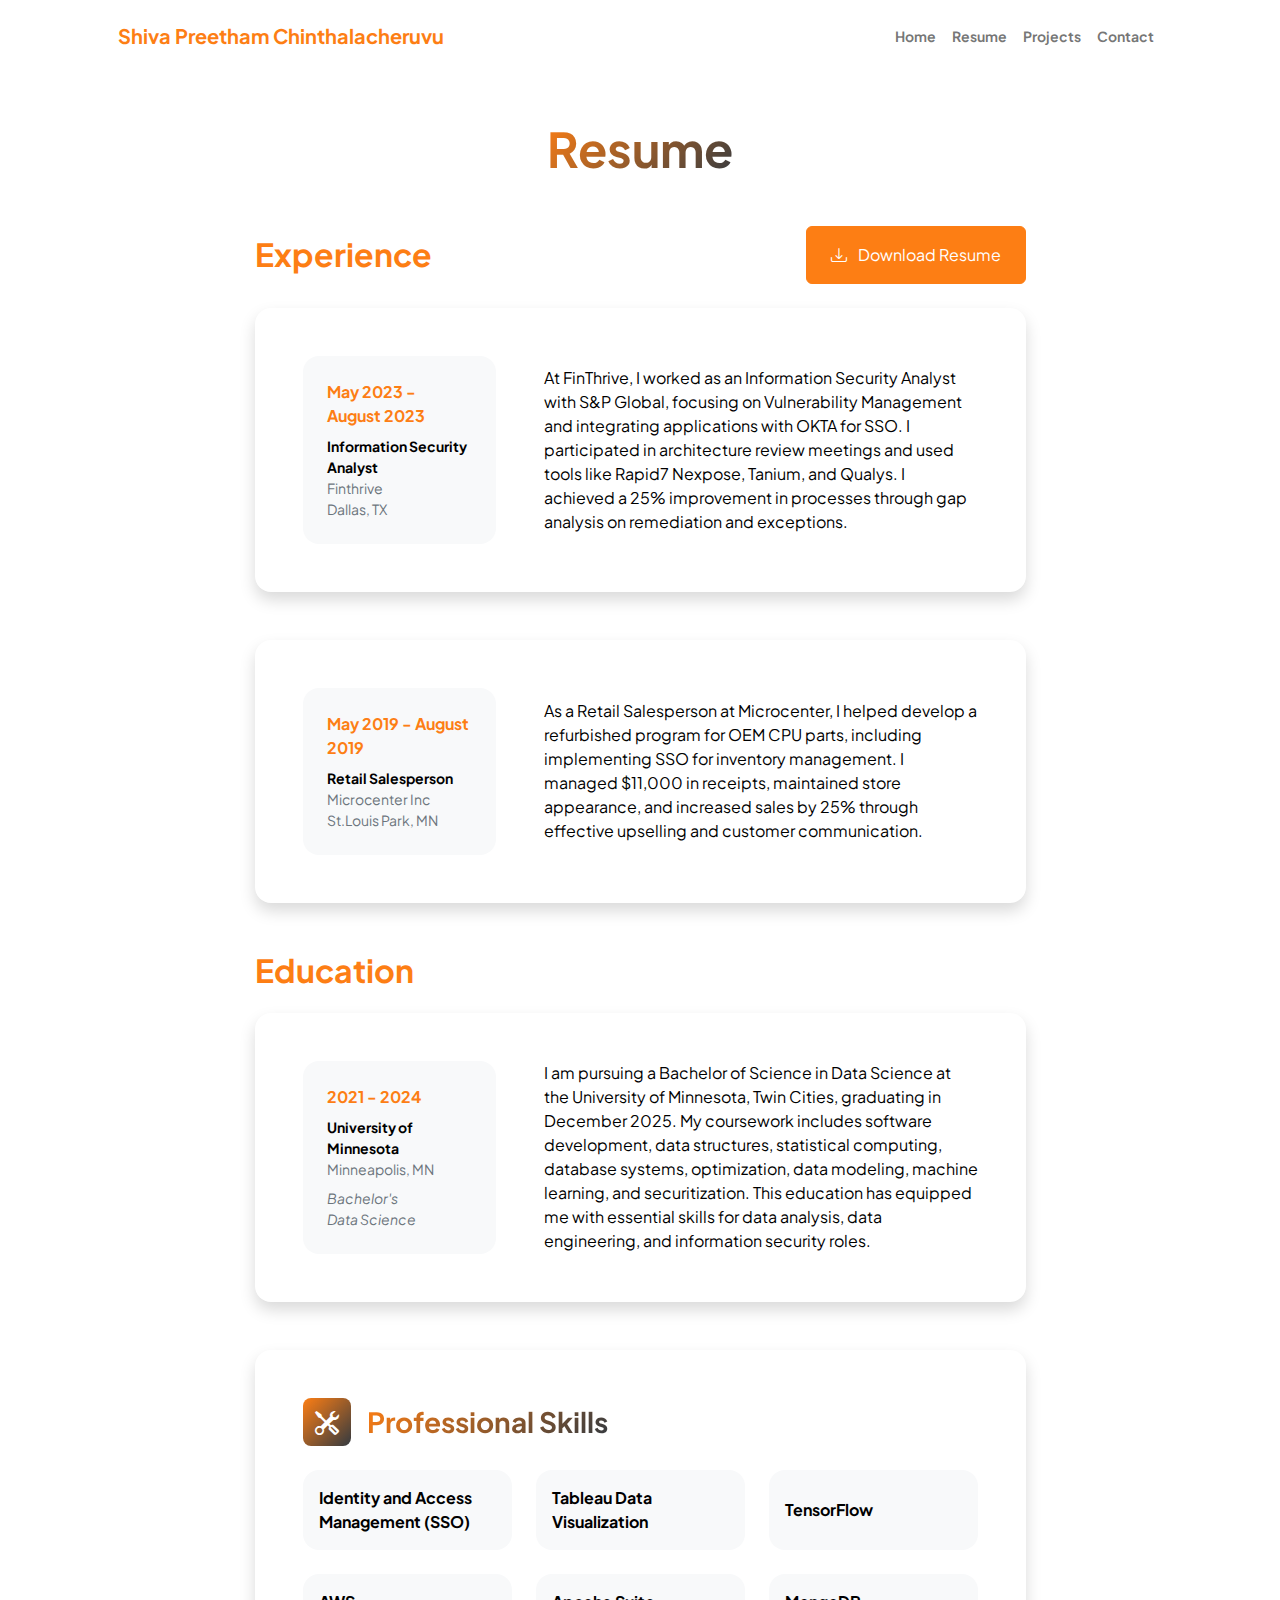
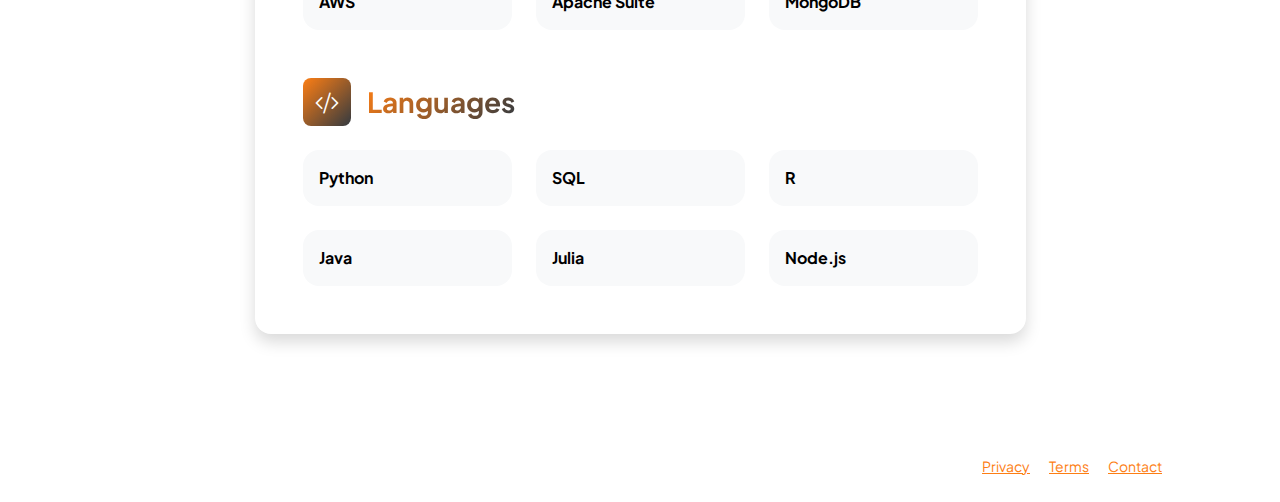
<file: resume.html>
<!DOCTYPE html>
<html lang="en">
    <head>
        <meta charset="utf-8" />
        <meta name="viewport" content="width=device-width, initial-scale=1, shrink-to-fit=no" />
        <meta name="description" content="" />
        <meta name="author" content="" />
        <title>Resume</title>
        <!-- Favicon-->
        <link rel="icon" type="image/x-icon" href="assets/favicon.ico" />
        <!-- Custom Google font-->
        <link rel="preconnect" href="https://fonts.googleapis.com" />
        <link rel="preconnect" href="https://fonts.gstatic.com" crossorigin />
        <link href="https://fonts.googleapis.com/css2?family=Plus+Jakarta+Sans:wght@100;200;300;400;500;600;700;800;900&amp;display=swap" rel="stylesheet" />
        <!-- Bootstrap icons-->
        <link href="https://cdn.jsdelivr.net/npm/bootstrap-icons@1.8.1/font/bootstrap-icons.css" rel="stylesheet" />
        <!-- Core theme CSS (includes Bootstrap)-->
        <link href="css/styles.css" rel="stylesheet" />
    </head>
    <body class="d-flex flex-column h-100 bg-white">
        <main class="flex-shrink-0">
            <!-- Navigation-->
            <nav class="navbar navbar-expand-lg navbar-light bg-white py-3">
                <div class="container px-5">
                    <a class="navbar-brand" href="index.html"><span class="fw-bolder text-primary">Shiva Preetham Chinthalacheruvu</span></a>
                    <button class="navbar-toggler" type="button" data-bs-toggle="collapse" data-bs-target="#navbarSupportedContent" aria-controls="navbarSupportedContent" aria-expanded="false" aria-label="Toggle navigation"><span class="navbar-toggler-icon"></span></button>
                    <div class="collapse navbar-collapse" id="navbarSupportedContent">
                        <ul class="navbar-nav ms-auto mb-2 mb-lg-0 small fw-bolder">
                            <li class="nav-item"><a class="nav-link" href="index.html">Home</a></li>
                            <li class="nav-item"><a class="nav-link" href="resume.html">Resume</a></li>
                            <li class="nav-item"><a class="nav-link" href="projects.html">Projects</a></li>
                            <li class="nav-item"><a class="nav-link" href="contact.html">Contact</a></li>
                        </ul>
                    </div>
                </div>
            </nav>
            <!-- Page Content-->
            <div class="container px-5 my-5">
                <div class="text-center mb-5">
                    <h1 class="display-5 fw-bolder mb-0"><span class="text-gradient d-inline">Resume</span></h1>
                </div>
                <div class="row gx-5 justify-content-center">
                    <div class="col-lg-11 col-xl-9 col-xxl-8">
                        <!-- Experience Section-->
                        <section>
                            <div class="d-flex align-items-center justify-content-between mb-4">
                                <h2 class="text-primary fw-bolder mb-0">Experience</h2>
                                <!-- Download resume button-->
                                <!-- Note: Set the link href target to a PDF file within your project-->
                                <a class="btn btn-primary px-4 py-3" href="#!">
                                    <div class="d-inline-block bi bi-download me-2"></div>
                                    Download Resume
                                </a>
                            </div>
                            <!-- Experience Card 1-->
                            <div class="card shadow border-0 rounded-4 mb-5">
                                <div class="card-body p-5">
                                    <div class="row align-items-center gx-5">
                                        <div class="col text-center text-lg-start mb-4 mb-lg-0">
                                            <div class="bg-light p-4 rounded-4">
                                                <div class="text-primary fw-bolder mb-2">May 2023 - August 2023</div>
                                                <div class="text-dark small fw-bolder">Information Security Analyst</div>
                                                <div class="small text-muted">Finthrive</div>
                                                <div class="small text-muted">Dallas, TX</div>
                                            </div>
                                        </div>
                                        <div class="text-dark col-lg-8"><div>At FinThrive, I worked as an Information Security Analyst with S&P Global, focusing on Vulnerability Management and integrating applications with OKTA for SSO. I participated in architecture review meetings and used tools like Rapid7 Nexpose, Tanium, and Qualys. I achieved a 25% improvement in processes through gap analysis on remediation and exceptions.</div></div>
                                    </div>
                                </div>
                            </div>
                            <!-- Experience Card 2-->
                            <div class="card shadow border-0 rounded-4 mb-5">
                                <div class="card-body p-5">
                                    <div class="row align-items-center gx-5">
                                        <div class="col text-center text-lg-start mb-4 mb-lg-0">
                                            <div class="bg-light p-4 rounded-4">
                                                <div class="text-primary fw-bolder mb-2">May 2019 - August 2019</div>
                                                <div class="text-dark small fw-bolder">Retail Salesperson</div>
                                                <div class="small text-muted">Microcenter Inc</div>
                                                <div class="small text-muted">St.Louis Park, MN</div>
                                            </div>
                                        </div>
                                        <div class="text-dark col-lg-8"><div>As a Retail Salesperson at Microcenter, I helped develop a refurbished program for OEM CPU parts, including implementing SSO for inventory management. I managed $11,000 in receipts, maintained store appearance, and increased sales by 25% through effective upselling and customer communication.</div></div>
                                    </div>
                                </div>
                            </div>
                        </section>
                        <!-- Education Section-->
                        <section>
                            <h2 class="text-primary fw-bolder mb-4">Education</h2>
                            <!-- Education Card 1-->
                            <div class="card shadow border-0 rounded-4 mb-5">
                                <div class="card-body p-5">
                                    <div class="row align-items-center gx-5">
                                        <div class="col text-center text-lg-start mb-4 mb-lg-0">
                                            <div class="bg-light p-4 rounded-4">
                                                <div class="text-primary fw-bolder mb-2">2021 - 2024</div>
                                                <div class="mb-2">
                                                    <div class="text-dark small fw-bolder">University of Minnesota</div>
                                                    <div class="small text-muted">Minneapolis, MN</div>
                                                </div>
                                                <div class="fst-italic">
                                                    <div class="small text-muted">Bachelor's</div>
                                                    <div class="small text-muted">Data Science</div>
                                                </div>
                                            </div>
                                        </div>
                                        <div class="text-dark col-lg-8"><div>I am pursuing a Bachelor of Science in Data Science at the University of Minnesota, Twin Cities, graduating in December 2025. My coursework includes software development, data structures, statistical computing, database systems, optimization, data modeling, machine learning, and securitization. This education has equipped me with essential skills for data analysis, data engineering, and information security roles.</div></div>
                                    </div>
                                </div>
                            </div>
                            <!-- Education Card 2-->
                            
                        <!-- Skills Section-->
                        <section>
                            <!-- Skillset Card-->
                            <div class="card shadow border-0 rounded-4 mb-5">
                                <div class="card-body p-5">
                                    <!-- Professional skills list-->
                                    <div class="mb-5">
                                        <div class="d-flex align-items-center mb-4">
                                            <div class="feature bg-primary bg-gradient-primary-to-secondary text-white rounded-3 me-3"><i class="bi bi-tools"></i></div>
                                            <h3 class="fw-bolder mb-0"><span class="text-gradient d-inline">Professional Skills</span></h3>
                                        </div>
                                        <div class="row row-cols-1 row-cols-md-3 mb-4">
                                            <div class="col mb-4 mb-md-0"><div class="d-flex align-items-center bg-light text-dark fw-bolder rounded-4 p-3 h-100">Identity and Access Management (SSO)</div></div>
                                            <div class="col mb-4 mb-md-0"><div class="d-flex align-items-center bg-light text-dark fw-bolder rounded-4 p-3 h-100">Tableau Data Visualization</div></div>
                                            <div class="col"><div class="d-flex align-items-center bg-light text-dark fw-bolder rounded-4 p-3 h-100">TensorFlow</div></div>
                                        </div>
                                        <div class="row row-cols-1 row-cols-md-3">
                                            <div class="col mb-4 mb-md-0"><div class="d-flex align-items-center bg-light text-dark fw-bolder rounded-4 p-3 h-100">AWS</div></div>
                                            <div class="col mb-4 mb-md-0"><div class="d-flex align-items-center bg-light text-dark fw-bolder rounded-4 p-3 h-100">Apache Suite</div></div>
                                            <div class="col"><div class="d-flex align-items-center bg-light text-dark fw-bolder rounded-4 p-3 h-100">MongoDB</div></div>
                                        </div>
                                    </div>
                                    <!-- Languages list-->
                                    <div class="mb-0">
                                        <div class="d-flex align-items-center mb-4">
                                            <div class="feature bg-primary bg-gradient-primary-to-secondary text-white rounded-3 me-3"><i class="bi bi-code-slash"></i></div>
                                            <h3 class="fw-bolder mb-0"><span class="text-gradient d-inline">Languages</span></h3>
                                        </div>
                                        <div class="row row-cols-1 row-cols-md-3 mb-4">
                                            <div class="col mb-4 mb-md-0"><div class="d-flex align-items-center bg-light text-dark fw-bolder rounded-4 p-3 h-100">Python</div></div>
                                            <div class="col mb-4 mb-md-0"><div class="d-flex align-items-center bg-light text-dark fw-bolder rounded-4 p-3 h-100">SQL</div></div>
                                            <div class="col"><div class="d-flex align-items-center bg-light text-dark fw-bolder rounded-4 p-3 h-100">R</div></div>
                                        </div>
                                        <div class="row row-cols-1 row-cols-md-3">
                                            <div class="col mb-4 mb-md-0"><div class="d-flex align-items-center bg-light text-dark fw-bolder rounded-4 p-3 h-100">Java</div></div>
                                            <div class="col mb-4 mb-md-0"><div class="d-flex align-items-center bg-light text-dark fw-bolder rounded-4 p-3 h-100">Julia</div></div>
                                            <div class="col"><div class="d-flex align-items-center bg-light text-dark fw-bolder rounded-4 p-3 h-100">Node.js</div></div>
                                        </div>
                                    </div>
                                </div>
                            </div>
                        </section>
                    </div>
                </div>
            </div>
        </main>
        <!-- Footer-->
        <footer class="bg-white py-4 mt-auto">
            <div class="container px-5">
                <div class="row align-items-center justify-content-between flex-column flex-sm-row">
                    <div class="col-auto"><div class="small m-0">Copyright &copy; Your Website 2023</div></div>
                    <div class="col-auto">
                        <a class="small" href="#!">Privacy</a>
                        <span class="mx-1">&middot;</span>
                        <a class="small" href="#!">Terms</a>
                        <span class="mx-1">&middot;</span>
                        <a class="small" href="#!">Contact</a>
                    </div>
                </div>
            </div>
        </footer>
        <!-- Bootstrap core JS-->
        <script src="https://cdn.jsdelivr.net/npm/bootstrap@5.2.3/dist/js/bootstrap.bundle.min.js"></script>
        <!-- Core theme JS-->
        <script src="js/scripts.js"></script>
    </body>
</html>
</file>
